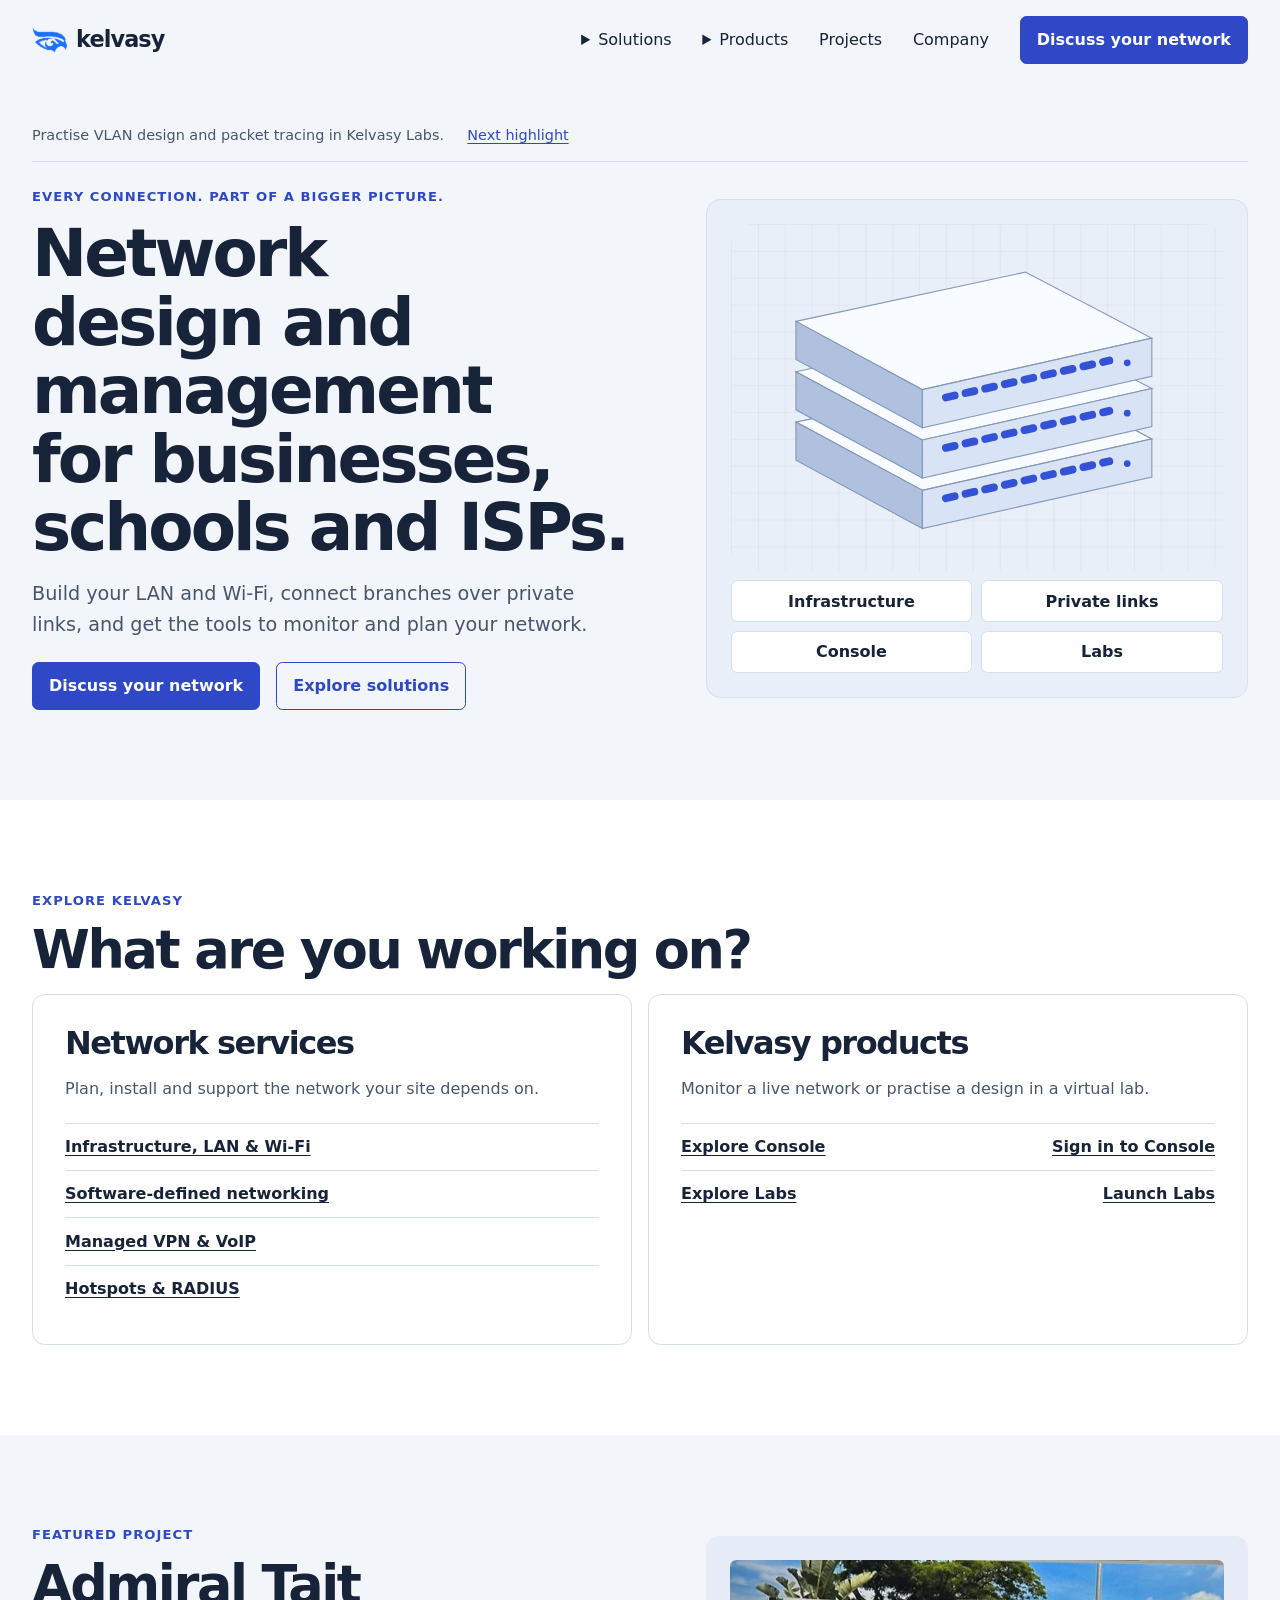
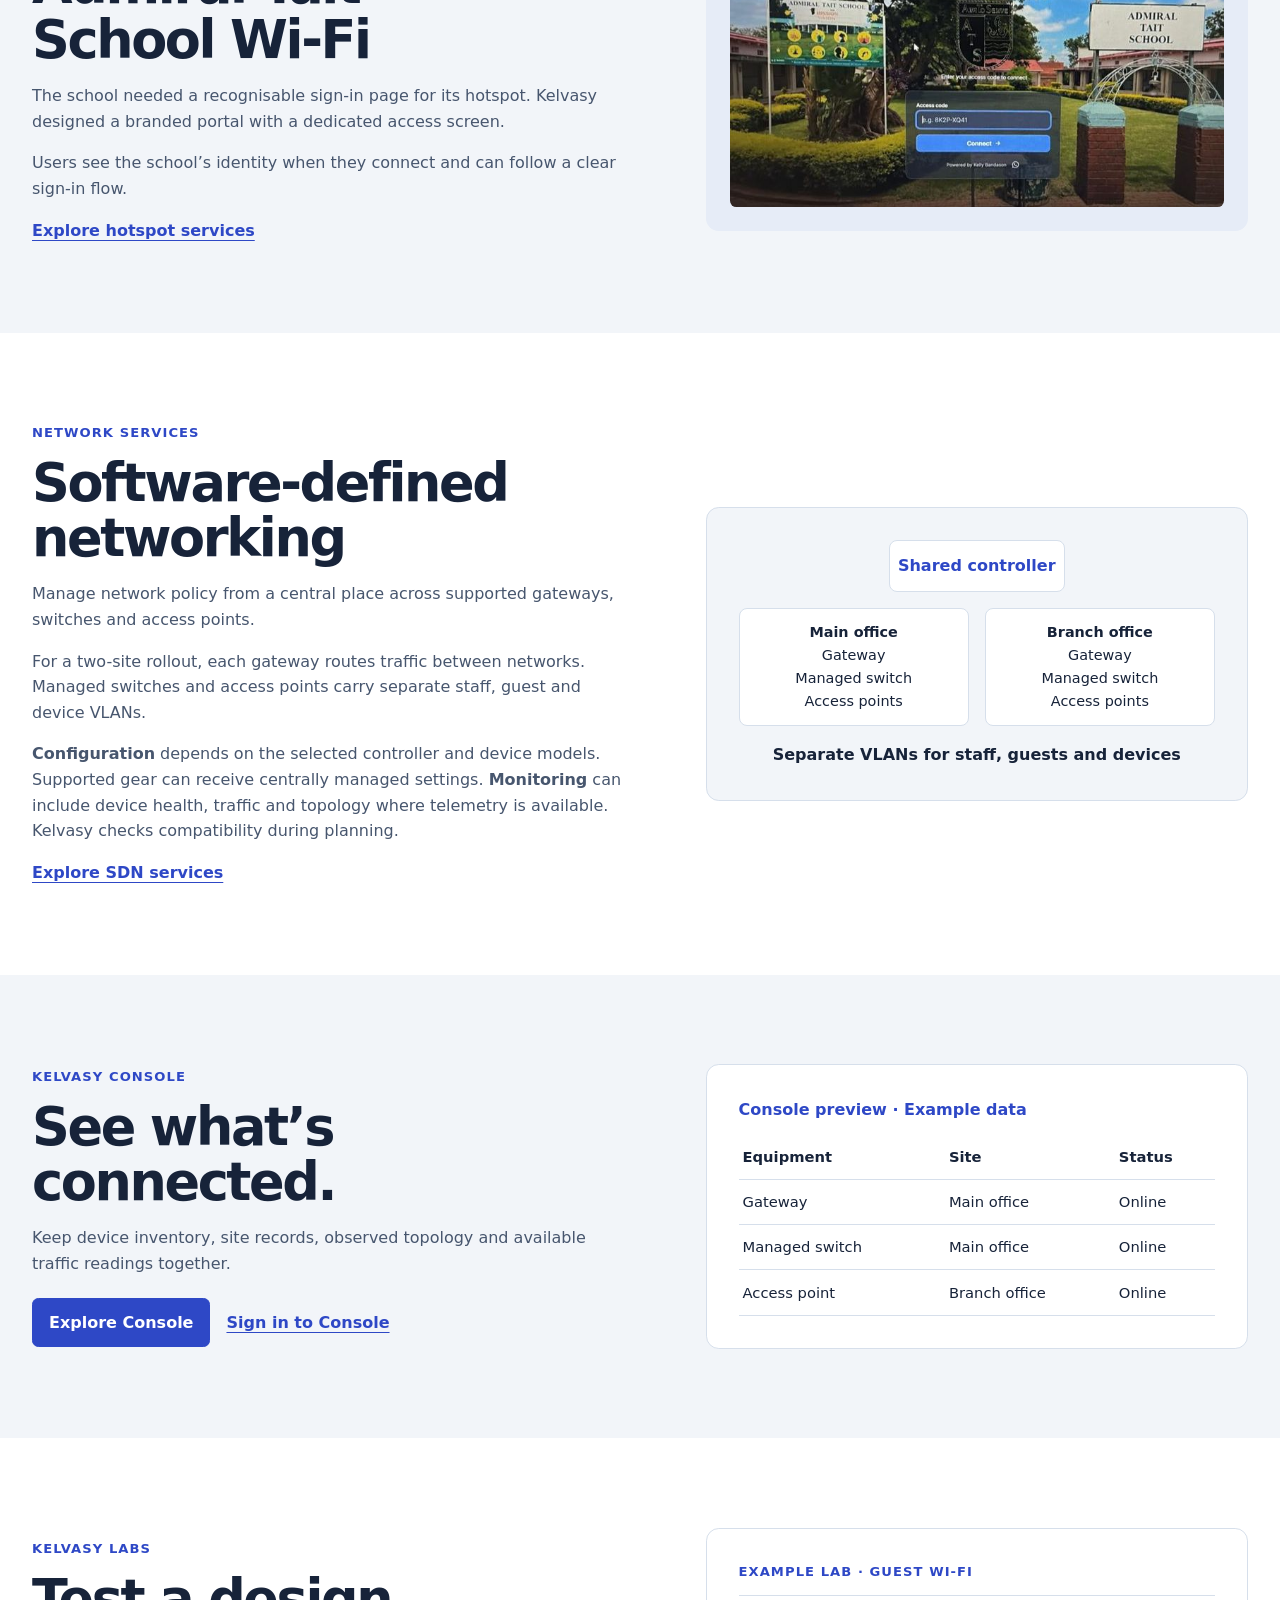
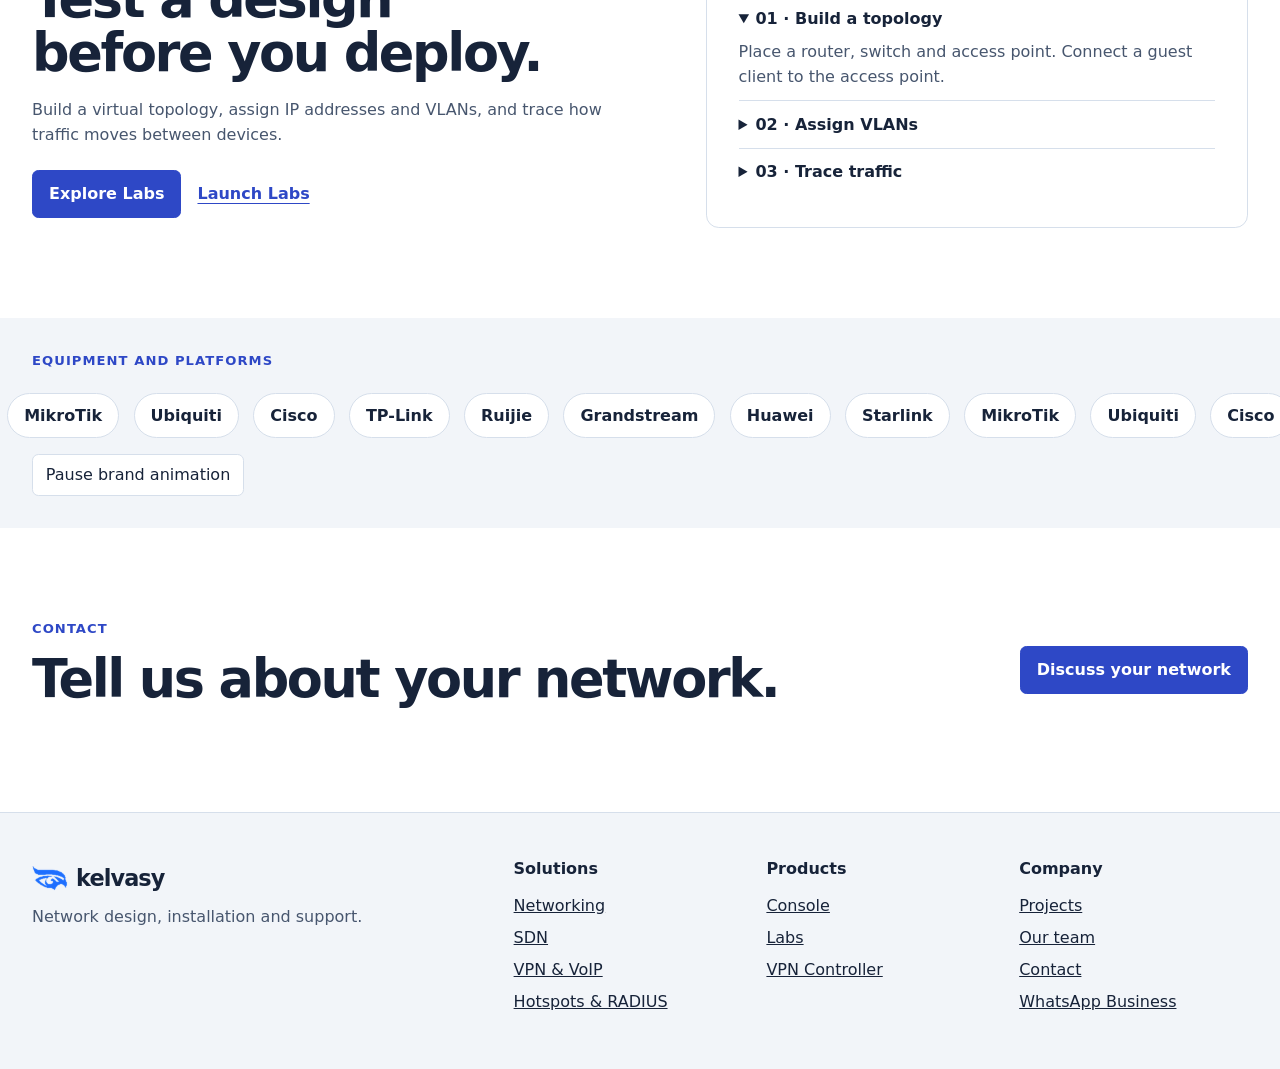
<file: index.html>
<!doctype html>
<html lang="en"><head><meta name="google-site-verification" content="ZyK1AAJpsFJIOo3A32F_zLYo7eeZIJfEsocagrClBa0"><meta charset="utf-8"><meta name="viewport" content="width=device-width,initial-scale=1"><title>Kelvasy | Network Solutions &amp; Kelvasy Console</title><meta name="description" content="Network design, school LAN and Wi-Fi, RADIUS, PPPoE, hotspots, firewalls and business telephony. Kelvasy connects and supports your whole environment."><meta name="theme-color" content="#f4f6f9"><link rel="icon" type="image/png" sizes="192x192" href="/favicon.png">
<link rel="apple-touch-icon" href="/favicon.png">
<link rel="canonical" href="https://kelvasy.com/">
<meta name="robots" content="index,follow,max-image-preview:large">
<meta property="og:type" content="website"><meta property="og:site_name" content="Kelvasy">
<meta property="og:title" content="Kelvasy — Networks. Systems. Connected.">
<meta property="og:description" content="Network design, school LAN and Wi-Fi, RADIUS, PPPoE, hotspots, security and business telephony. Discover our work and Kelvasy Console.">
<meta property="og:url" content="https://kelvasy.com/"><meta property="og:image" content="https://kelvasy.com/logo.png"><meta property="og:image:alt" content="Kelvasy emblem">
<meta name="twitter:card" content="summary"><meta name="twitter:title" content="Kelvasy — Network Solutions"><meta name="twitter:description" content="Networks, systems, security and business telephony. Explore Kelvasy and Kelvasy Console."><meta name="twitter:image" content="https://kelvasy.com/logo.png">
<script type="application/ld+json">{"@context": "https://schema.org", "@graph": [{"@type": "Organization", "@id": "https://kelvasy.com/#organization", "name": "Kelvasy", "url": "https://kelvasy.com/", "logo": "https://kelvasy.com/logo.png", "email": "kelly@bdc.co.zw", "description": "Kelvasy designs, connects, secures and supports networks and systems, including LAN, Wi-Fi, RADIUS, PPPoE, hotspots, firewalls and business telephony."}, {"@type": "WebSite", "@id": "https://kelvasy.com/#website", "name": "Kelvasy", "url": "https://kelvasy.com/", "publisher": {"@id": "https://kelvasy.com/#organization"}}, {"@type": "WebPage", "@id": "https://kelvasy.com/#webpage", "url": "https://kelvasy.com/", "name": "Kelvasy | Network Solutions & Kelvasy Console", "isPartOf": {"@id": "https://kelvasy.com/#website"}, "about": {"@id": "https://kelvasy.com/#organization"}}]}</script>
<link rel="stylesheet" href="homepage.css">
<script src="homepage.js" defer></script>
</head>
<body>
<a class="skip" href="#main">Skip to content</a>
<header class="header">
  <a class="brand" href="/" aria-label="Kelvasy home"><img src="logo.png" width="36" height="36" alt="">kelvasy</a>
  <button class="menu" type="button" aria-expanded="false" aria-controls="navigation" hidden>Menu</button>
  <nav id="navigation" aria-label="Main navigation">
    <details><summary>Solutions</summary><div class="dropdown">
      <a href="https://kelvasy.com/networking.html">Networking</a><a href="#sdn">Software-defined networking</a>
      <a href="https://kelvasy.com/managed-vpn-voip.html">Managed VPN &amp; VoIP</a><a href="https://kelvasy.com/wisp.html">Hotspots &amp; RADIUS</a>
    </div></details>
    <details><summary>Products</summary><div class="dropdown">
      <a href="https://kelvasy.com/console.html">Kelvasy Console</a><a href="https://kelvasy.com/labs.html">Kelvasy Labs</a><a href="https://vpn.kelvasy.com/">VPN Controller sign-in</a>
    </div></details>
    <a href="#project">Projects</a><a href="https://kelvasy.com/team.html">Company</a>
    <a class="button" href="https://kelvasy.com/contact.html">Discuss your network</a>
  </nav>
</header>
<main id="main">
  <section class="hero">
    <div class="wrap announcements" aria-label="Kelvasy highlights">
      <p class="announcement">Practise VLAN design and packet tracing in Kelvasy Labs.</p>
      <button class="announcement-next" type="button" hidden>Next highlight</button>
    </div>
    <div class="wrap split">
      <div>
        <p class="eyebrow">Every connection. Part of a bigger picture.</p>
        <h1>Network design and management for businesses, schools and ISPs.</h1>
        <p class="intro">Build your LAN and Wi-Fi, connect branches over private links, and get the tools to monitor and plan your network.</p>
        <div class="actions"><a class="button" href="https://kelvasy.com/contact.html">Discuss your network</a><a class="button secondary" href="#solutions">Explore solutions</a></div>
      </div>
      <figure class="blueprint">
        <svg viewBox="0 0 440 310" role="img" aria-labelledby="hardware-title">
          <title id="hardware-title">Isometric stack of a network gateway, switch and patch panel</title>
          <defs><pattern id="grid" width="24" height="24" patternUnits="userSpaceOnUse"><path d="M24 0H0V24" fill="none" stroke="#d6dfed"/></pattern>
          <g id="unit"><path d="m58 58 205-44 113 59-205 46z" fill="#f8fbff" stroke="#8498b9"/><path d="m58 58 113 61v34L58 92z" fill="#afc1de" stroke="#8498b9"/><path d="m171 119 205-46v34l-205 46z" fill="#d8e4f6" stroke="#8498b9"/><path d="m192 126 146-33" stroke="#3452d6" stroke-width="7" stroke-linecap="round" stroke-dasharray="8 10"/><circle cx="354" cy="95" r="3" fill="#3452d6"/></g></defs>
          <rect width="440" height="310" rx="18" fill="url(#grid)"/>
          <use href="#unit" y="119"/><use href="#unit" y="74"/><use href="#unit" y="29"/>
        </svg>
        <figcaption><span>Infrastructure</span><span>Private links</span><span>Console</span><span>Labs</span></figcaption>
      </figure>
    </div>
  </section>

  <section id="solutions" class="section wrap">
    <p class="eyebrow">Explore Kelvasy</p>
    <h2>What are you working on?</h2>
    <div class="paths">
      <article class="panel">
        <h3>Network services</h3>
        <p>Plan, install and support the network your site depends on.</p>
        <ul class="link-list"><li><a href="https://kelvasy.com/networking.html">Infrastructure, LAN &amp; Wi-Fi</a></li><li><a href="#sdn">Software-defined networking</a></li><li><a href="https://kelvasy.com/managed-vpn-voip.html">Managed VPN &amp; VoIP</a></li><li><a href="https://kelvasy.com/wisp.html">Hotspots &amp; RADIUS</a></li></ul>
      </article>
      <article class="panel">
        <h3>Kelvasy products</h3>
        <p>Monitor a live network or practise a design in a virtual lab.</p>
        <ul class="link-list"><li><a href="#console">Explore Console</a><a href="https://app.kelvasy.com/">Sign in to Console</a></li><li><a href="#labs">Explore Labs</a><a href="https://labs.kelvasy.com/">Launch Labs</a></li></ul>
      </article>
    </div>
  </section>

  <section id="project" class="section band">
    <div class="wrap split">
      <div>
        <p class="eyebrow">Featured project</p>
        <h2>Admiral Tait School Wi-Fi</h2>
        <p>The school needed a recognisable sign-in page for its hotspot. Kelvasy designed a branded portal with a dedicated access screen.</p>
        <p>Users see the school’s identity when they connect and can follow a clear sign-in flow.</p>
        <a class="text-link" href="https://kelvasy.com/wisp.html">Explore hotspot services</a>
      </div>
      <figure class="project-visual"><img src="project-school-screen.png" alt="Admiral Tait School’s branded Wi-Fi hotspot login screen" loading="lazy"></figure>
    </div>
  </section>

  <section id="sdn" class="section wrap split">
    <div>
      <p class="eyebrow">Network services</p>
      <h2>Software-defined networking</h2>
      <p>Manage network policy from a central place across supported gateways, switches and access points.</p>
      <p>For a two-site rollout, each gateway routes traffic between networks. Managed switches and access points carry separate staff, guest and device VLANs.</p>
      <p><strong>Configuration</strong> depends on the selected controller and device models. Supported gear can receive centrally managed settings. <strong>Monitoring</strong> can include device health, traffic and topology where telemetry is available. Kelvasy checks compatibility during planning.</p>
      <a class="text-link" href="https://kelvasy.com/networking.html#sdn">Explore SDN services</a>
    </div>
    <figure class="topology" aria-label="Two-site SDN design example">
      <div class="node controller">Shared controller</div>
      <div class="site-pair">
        <div class="site"><b>Main office</b><span>Gateway</span><span>Managed switch</span><span>Access points</span></div>
        <div class="site"><b>Branch office</b><span>Gateway</span><span>Managed switch</span><span>Access points</span></div>
      </div>
      <figcaption>Separate VLANs for staff, guests and devices</figcaption>
    </figure>
  </section>

  <section id="console" class="section band">
    <div class="wrap split">
      <div>
        <p class="eyebrow">Kelvasy Console</p>
        <h2>See what’s connected.</h2>
        <p>Keep device inventory, site records, observed topology and available traffic readings together.</p>
        <div class="actions"><a class="button" href="https://kelvasy.com/console.html">Explore Console</a><a class="text-link" href="https://app.kelvasy.com/">Sign in to Console</a></div>
      </div>
      <figure class="product-visual">
        <figcaption>Console preview · Example data</figcaption>
        <table><thead><tr><th scope="col">Equipment</th><th scope="col">Site</th><th scope="col">Status</th></tr></thead>
        <tbody><tr><td>Gateway</td><td>Main office</td><td>Online</td></tr><tr><td>Managed switch</td><td>Main office</td><td>Online</td></tr><tr><td>Access point</td><td>Branch office</td><td>Online</td></tr></tbody></table>
      </figure>
    </div>
  </section>

  <section id="labs" class="section wrap split">
    <div>
      <p class="eyebrow">Kelvasy Labs</p>
      <h2>Test a design before you deploy.</h2>
      <p>Build a virtual topology, assign IP addresses and VLANs, and trace how traffic moves between devices.</p>
      <div class="actions"><a class="button" href="https://kelvasy.com/labs.html">Explore Labs</a><a class="text-link" href="https://labs.kelvasy.com/">Launch Labs</a></div>
    </div>
    <div class="product-visual walkthrough">
      <p class="eyebrow">Example lab · Guest Wi-Fi</p>
      <details open><summary>01 · Build a topology</summary><p>Place a router, switch and access point. Connect a guest client to the access point.</p></details>
      <details><summary>02 · Assign VLANs</summary><p>Put staff and guest devices on separate VLANs, then give each VLAN its own IP subnet.</p></details>
      <details><summary>03 · Trace traffic</summary><p>Follow a packet from the guest client to its gateway. Check the expected path and access policy.</p></details>
    </div>
  </section>
  <aside class="vendor-band" aria-label="Equipment and platform brands">
    <div class="wrap"><p class="eyebrow">Equipment and platforms</p></div>
    <div class="marquee"><div class="track"><ul><li>MikroTik</li><li>Ubiquiti</li><li>Cisco</li><li>TP-Link</li><li>Ruijie</li><li>Grandstream</li><li>Huawei</li><li>Starlink</li></ul><ul aria-hidden="true"><li>MikroTik</li><li>Ubiquiti</li><li>Cisco</li><li>TP-Link</li><li>Ruijie</li><li>Grandstream</li><li>Huawei</li><li>Starlink</li></ul></div></div>
    <div class="wrap"><button class="motion-toggle" type="button" hidden>Pause brand animation</button></div>
  </aside>
  <section class="section wrap closing"><div><p class="eyebrow">Contact</p><h2>Tell us about your network.</h2></div><a class="button" href="https://kelvasy.com/contact.html">Discuss your network</a></section>
</main>
<footer class="footer"><div class="wrap footer-grid">
  <div><a class="brand" href="/"><img src="logo.png" width="36" height="36" alt="">kelvasy</a><p>Network design, installation and support.</p></div>
  <div><h2>Solutions</h2><a href="https://kelvasy.com/networking.html">Networking</a><a href="#sdn">SDN</a><a href="https://kelvasy.com/managed-vpn-voip.html">VPN &amp; VoIP</a><a href="https://kelvasy.com/wisp.html">Hotspots &amp; RADIUS</a></div>
  <div><h2>Products</h2><a href="#console">Console</a><a href="#labs">Labs</a><a href="https://vpn.kelvasy.com/">VPN Controller</a></div>
  <div><h2>Company</h2><a href="#project">Projects</a><a href="https://kelvasy.com/team.html">Our team</a><a href="https://kelvasy.com/contact.html">Contact</a><a href="https://wa.me/263719216725">WhatsApp Business</a></div>
</div></footer>
</body></html>
</file>
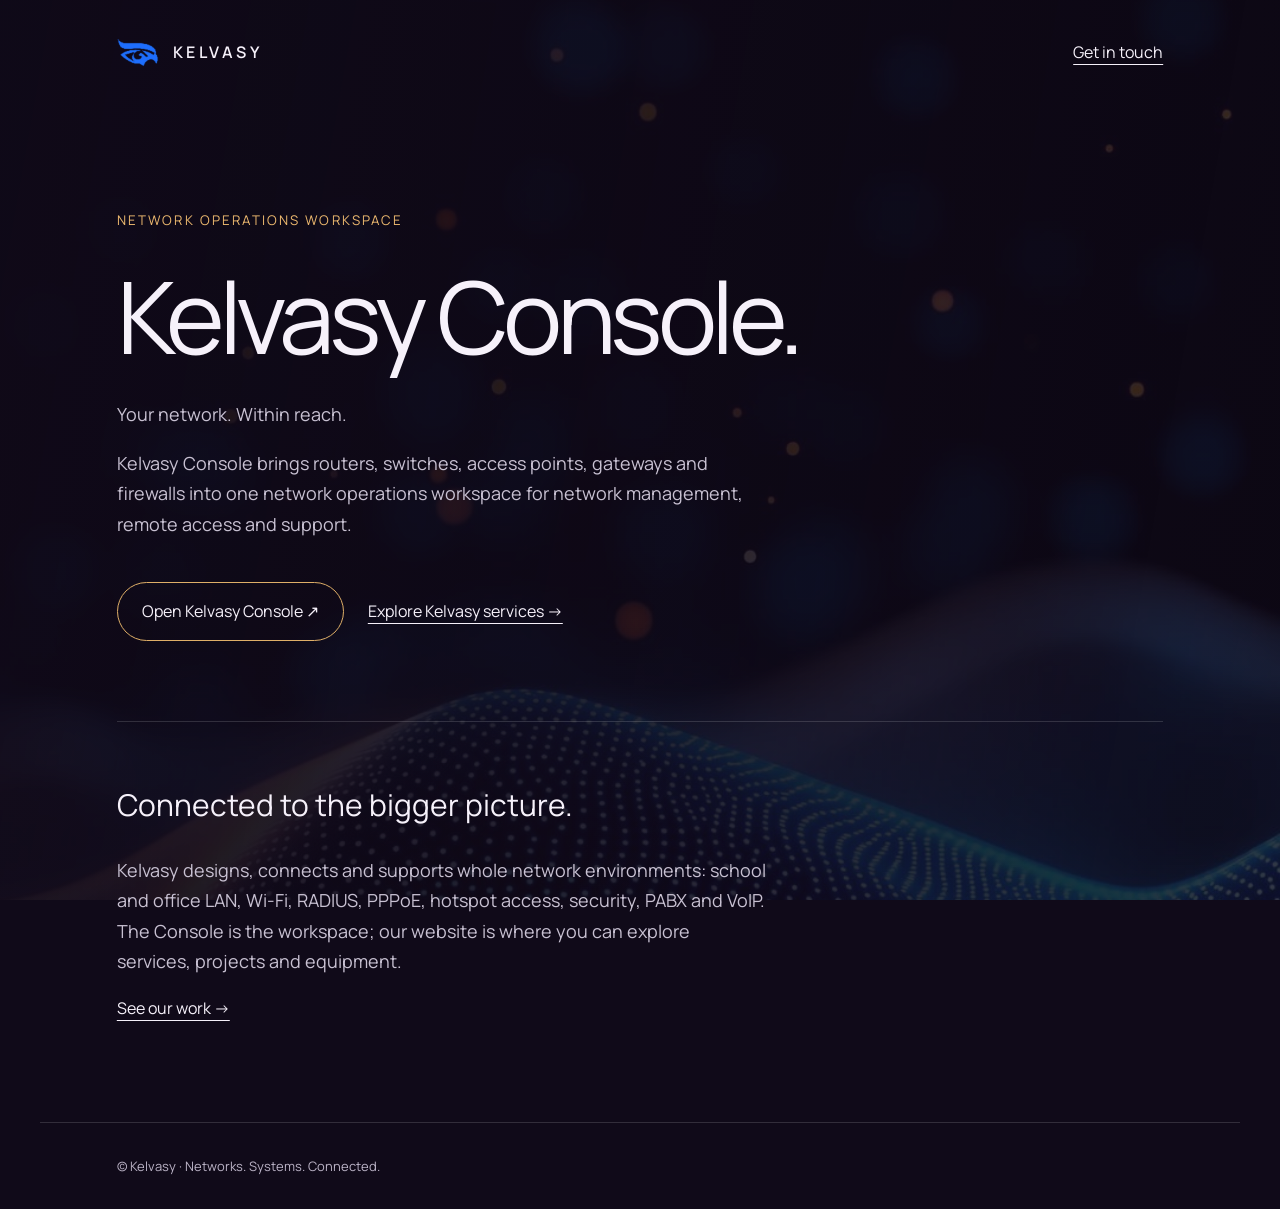
<file: console.html>
<!doctype html><html lang="en"><head><meta charset="utf-8"><meta name="viewport" content="width=device-width,initial-scale=1"><title>Kelvasy Console | Network Operations Workspace</title><meta name="description" content="Kelvasy Console brings routers, switches, access points, gateways and firewalls into one network operations workspace. Open the Console or explore Kelvasy network services."><meta name="robots" content="index,follow,max-image-preview:large"><meta name="theme-color" content="#100a19"><link rel="canonical" href="https://kelvasy.com/console.html"><link rel="icon" sizes="192x192" type="image/png" href="/favicon.png"><meta property="og:type" content="website"><meta property="og:site_name" content="Kelvasy"><meta property="og:title" content="Kelvasy Console — Network Operations Workspace"><meta property="og:description" content="One workspace for your network environment."><meta property="og:url" content="https://kelvasy.com/console.html"><meta property="og:image" content="https://kelvasy.com/logo.png"><style>
@import url('https://fonts.googleapis.com/css2?family=Manrope:wght@400;500;600&display=swap');
*{box-sizing:border-box}body{margin:0;background:#100a19;color:#f6f1fa;font-family:Manrope,Arial,sans-serif;line-height:1.7}video{position:fixed;inset:0;width:100%;height:100%;object-fit:cover;z-index:-2;opacity:.35}body:before{content:'';position:fixed;inset:0;background:linear-gradient(100deg,#100a19eb,#100a1970);z-index:-1}header,main,footer{max-width:1200px;margin:auto;padding:32px 6%}header{display:flex;align-items:center;justify-content:space-between}a{color:inherit;text-underline-offset:6px}.brand{display:flex;align-items:center;gap:14px;text-decoration:none;letter-spacing:.22em;font-weight:600}.brand img{width:42px;height:42px;object-fit:contain}main{padding-top:100px;padding-bottom:100px}small{color:#edb96f;letter-spacing:.16em}h1{font-weight:400;font-size:clamp(48px,8vw,100px);line-height:1.1;letter-spacing:-.055em;margin:28px 0}p{max-width:650px;color:#c8c1d2;font-size:18px}.actions{display:flex;flex-wrap:wrap;gap:24px;align-items:center;margin-top:42px}.button{padding:15px 24px;border:1px solid #dfaf68;border-radius:40px;text-decoration:none}section{margin-top:80px;border-top:1px solid #ffffff25;padding-top:32px}h2{font-size:30px;font-weight:400}footer{border-top:1px solid #ffffff25;font-size:13px;color:#bbb3c6}@media(prefers-reduced-motion:reduce){video{display:none}}@media(max-width:600px){header{gap:20px;font-size:12px}main{padding-top:60px}}
</style><script type="application/ld+json">{"@context": "https://schema.org", "@type": "WebPage", "name": "Kelvasy Console", "url": "https://kelvasy.com/console.html", "isPartOf": {"@type": "WebSite", "name": "Kelvasy", "url": "https://kelvasy.com/"}, "about": {"@type": "WebApplication", "name": "Kelvasy Console", "url": "https://app.kelvasy.com", "applicationCategory": "BusinessApplication", "operatingSystem": "Web browser", "description": "A network operations workspace for routers, switches, access points, gateways and firewalls.", "publisher": {"@type": "Organization", "name": "Kelvasy", "url": "https://kelvasy.com/", "logo": "https://kelvasy.com/logo.png"}}}</script></head><body><video autoplay muted loop playsinline poster="console-background.png" aria-hidden="true"><source src="network-motion.mp4" type="video/mp4"></video><header><a class="brand" href="/"><img src="logo.png" alt="Kelvasy emblem">KELVASY</a><a href="/#contact">Get in touch</a></header><main><small>NETWORK OPERATIONS WORKSPACE</small><h1>Kelvasy Console.</h1><p>Your network. Within reach.</p><p>Kelvasy Console brings routers, switches, access points, gateways and firewalls into one network operations workspace for network management, remote access and support.</p><div class="actions"><a class="button" href="https://app.kelvasy.com">Open Kelvasy Console ↗</a><a href="/">Explore Kelvasy services →</a></div><section><h2>Connected to the bigger picture.</h2><p>Kelvasy designs, connects and supports whole network environments: school and office LAN, Wi-Fi, RADIUS, PPPoE, hotspot access, security, PABX and VoIP. The Console is the workspace; our website is where you can explore services, projects and equipment.</p><a href="/#projects">See our work →</a></section></main><footer>© Kelvasy · Networks. Systems. Connected.</footer><script>const v=document.querySelector('video'),r=matchMedia('(prefers-reduced-motion: reduce)');function motion(){if(r.matches||document.hidden||navigator.connection?.saveData)v.pause();else v.play().catch(()=>{})}r.addEventListener('change',motion);document.addEventListener('visibilitychange',motion);motion()</script></body></html>
</file>
<file: homepage.css>
:root {
  color-scheme: light;
  --ink: #172339;
  --muted: #47566e;
  --blue: #2e48c6;
  --line: #d6dfeb;
  --pale: #f2f5f9;
  --white: #fff;
}
* { box-sizing: border-box; }
body { margin: 0; color: var(--ink); background: var(--white); font: 1rem/1.6 system-ui, sans-serif; }
a { color: inherit; }
a:hover { color: var(--blue); }
button, summary { font: inherit; cursor: pointer; }
[hidden] { display: none !important; }
:focus-visible { outline: 3px solid var(--blue); outline-offset: 4px; }
.skip { position: absolute; z-index: 5; top: 1rem; left: 1rem; padding: .7rem; background: var(--white); transform: translateY(-200%); }
.skip:focus { transform: none; }
.wrap { width: min(100% - 2.5rem, 76rem); margin-inline: auto; }
.header { position: absolute; z-index: 2; inset: 0 0 auto; display: flex; align-items: center; justify-content: space-between; gap: 1rem; width: min(100% - 2.5rem, 76rem); margin-inline: auto; padding-block: 1rem; }
.brand { display: inline-flex; align-items: center; gap: .5rem; font-weight: 750; font-size: 1.4rem; text-decoration: none; letter-spacing: -.04em; }
.brand img { object-fit: contain; }
.header nav { display: flex; align-items: center; gap: clamp(1rem, 2.4vw, 2rem); }
.header nav > a { text-decoration: none; }
.header nav details { position: relative; }
.dropdown { position: absolute; min-width: 15rem; top: calc(100% + .55rem); left: 0; display: grid; background: var(--white); padding: .55rem; border: 1px solid var(--line); border-radius: .55rem; box-shadow: 0 1rem 2rem #17233914; }
.dropdown a { padding: .6rem .75rem; text-decoration: none; }
.dropdown a:hover { background: var(--pale); }
.menu, .motion-toggle { padding: .45rem .8rem; border: 1px solid var(--line); border-radius: .4rem; background: var(--white); color: var(--ink); }
.hero { background: var(--pale); padding: 7.5rem 0 clamp(3rem, 7vw, 6.5rem); }
.split { display: grid; grid-template-columns: minmax(0, 1.1fr) minmax(0, 1fr); align-items: center; gap: clamp(2rem, 6vw, 6rem); }
.eyebrow { margin: 0 0 .8rem; color: var(--blue); font-size: .82rem; font-weight: 720; letter-spacing: .08em; text-transform: uppercase; }
h1, h2, h3 { line-height: 1.04; margin: 0 0 1rem; letter-spacing: -.045em; text-wrap: balance; }
h1 { font-size: clamp(2.6rem, 5.15vw, 5.25rem); }
h2 { font-size: clamp(2.1rem, 4.1vw, 4rem); }
h3 { font-size: clamp(1.45rem, 2.5vw, 2.3rem); }
p { color: var(--muted); margin: 0 0 1rem; max-width: 61ch; }
.intro { font-size: clamp(1rem, 1.55vw, 1.2rem); }
.actions { display: flex; flex-wrap: wrap; gap: .7rem 1rem; align-items: center; margin-top: 1.35rem; }
.button { display: inline-flex; min-height: 2.8rem; align-items: center; justify-content: center; padding: .65rem 1rem; border: 1px solid var(--blue); border-radius: .4rem; background: var(--blue); color: var(--white); font-weight: 660; text-decoration: none; }
.button:hover { background: #2036a1; color: var(--white); }
.button.secondary { color: var(--blue); background: transparent; }
.button.secondary:hover { background: #e5eaff; }
.text-link { color: var(--blue); font-weight: 650; text-underline-offset: .22em; }
figure { margin: 0; }
.blueprint { padding: clamp(.75rem, 2vw, 1.5rem); background: #e9eff8; border: 1px solid var(--line); border-radius: .9rem; }
.blueprint svg { display: block; width: 100%; }
.blueprint figcaption { display: grid; grid-template-columns: repeat(2, 1fr); gap: .55rem; margin-top: .6rem; }
.blueprint span { padding: .45rem; background: #fff; border: 1px solid var(--line); text-align: center; border-radius: .4rem; font-weight: 650; }
.section { padding-block: clamp(3rem, 7vw, 7rem); }
.band { background: var(--pale); }
.paths, .site-pair { display: grid; grid-template-columns: repeat(2, minmax(0, 1fr)); gap: 1rem; }
.panel, .product-visual, .topology { background: var(--white); border: 1px solid var(--line); border-radius: .8rem; padding: clamp(1rem, 2.6vw, 2rem); }
.link-list { margin: 1.3rem 0 0; padding: 0; list-style: none; }
.link-list li { border-top: 1px solid var(--line); display: flex; justify-content: space-between; gap: .4rem 1rem; flex-wrap: wrap; padding: .65rem 0; }
.link-list a { font-weight: 650; text-underline-offset: .2em; }
.project-visual { display: grid; place-items: center; background: #e6ecf7; border-radius: .8rem; padding: 1.5rem; }
.project-visual img { display: block; max-width: 100%; max-height: 26rem; object-fit: contain; border-radius: .4rem; }
.topology { text-align: center; background: var(--pale); }
.node, .site { background: var(--white); border: 1px solid var(--line); border-radius: .5rem; padding: .75rem .5rem; }
.controller { width: fit-content; margin: 0 auto 1rem; color: var(--blue); font-weight: 700; }
.site { display: grid; font-size: .9rem; }
.topology figcaption { margin-top: 1rem; font-weight: 650; }
.product-visual figcaption { font-weight: 700; color: var(--blue); margin-bottom: .7rem; }
table { border-collapse: collapse; width: 100%; font-size: .92rem; }
th, td { text-align: left; border-bottom: 1px solid var(--line); padding: .65rem .25rem; }
.walkthrough details { border-top: 1px solid var(--line); padding: .65rem 0; }
.walkthrough summary { font-weight: 680; }
.walkthrough p:last-child { margin: .45rem 0 0; }
.vendor-band { padding-block: 2rem; background: var(--pale); }
.marquee { overflow: hidden; }
.track, .track ul { display: flex; width: max-content; }
.track ul { list-style: none; margin: 0; padding: .6rem 0 1rem; }
.track li { margin-inline: .45rem; padding: .55rem 1rem; background: var(--white); border: 1px solid var(--line); border-radius: 3rem; font-weight: 720; }
.marquee:not(.animate) .track, .marquee:not(.animate) .track ul { width: auto; flex-wrap: wrap; }
.marquee:not(.animate) [aria-hidden] { display: none; }
.marquee.animate .track { animation: marquee 30s linear infinite; }
.marquee.paused .track, .marquee:hover .track { animation-play-state: paused; }
@keyframes marquee { to { transform: translateX(-50%); } }
.closing { display: flex; align-items: center; justify-content: space-between; gap: 1rem; flex-wrap: wrap; }
.footer { padding-block: 3rem; background: var(--pale); border-top: 1px solid var(--line); }
.footer-grid { display: grid; grid-template-columns: 2fr repeat(3, 1fr); gap: 1.5rem; }
.footer-grid h2 { font-size: 1rem; letter-spacing: 0; }
.footer-grid a:not(.brand) { display: block; margin-block: .4rem; }
@media (max-width: 58rem) {
  .header { flex-wrap: wrap; }
  .header nav { width: 100%; flex-wrap: wrap; }
  .header.enhanced nav { display: none; }
  .header.enhanced nav.is-open { display: grid; align-items: start; padding: 1rem; background: var(--white); border: 1px solid var(--line); border-radius: .55rem; }
  .dropdown { position: static; box-shadow: none; min-width: 0; margin-top: .5rem; }
  .header:not(.enhanced) { position: relative; }
  .hero { padding-top: 5.5rem; }
}
@media (min-width: 58.001rem) { .menu { display: none; } }
@media (max-width: 44rem) {
  .split, .paths { grid-template-columns: 1fr; }
  .footer-grid { grid-template-columns: repeat(2, minmax(0, 1fr)); }
}
@media (prefers-reduced-motion: reduce) {
  .marquee.animate .track { animation: none; width: auto; }
  .marquee.animate ul { width: auto; flex-wrap: wrap; }
  .marquee.animate [aria-hidden], .motion-toggle { display: none; }
}
.announcements { display: flex; align-items: center; gap: .35rem 1rem; flex-wrap: wrap; border-bottom: 1px solid var(--line); padding-bottom: .65rem; margin-bottom: 1.5rem; }
.announcements p { margin: 0; font-size: .9rem; }
.announcement-next { padding: .25rem .45rem; border: 0; background: transparent; color: var(--blue); text-decoration: underline; text-underline-offset: .2em; font-size: .9rem; }
</file>
